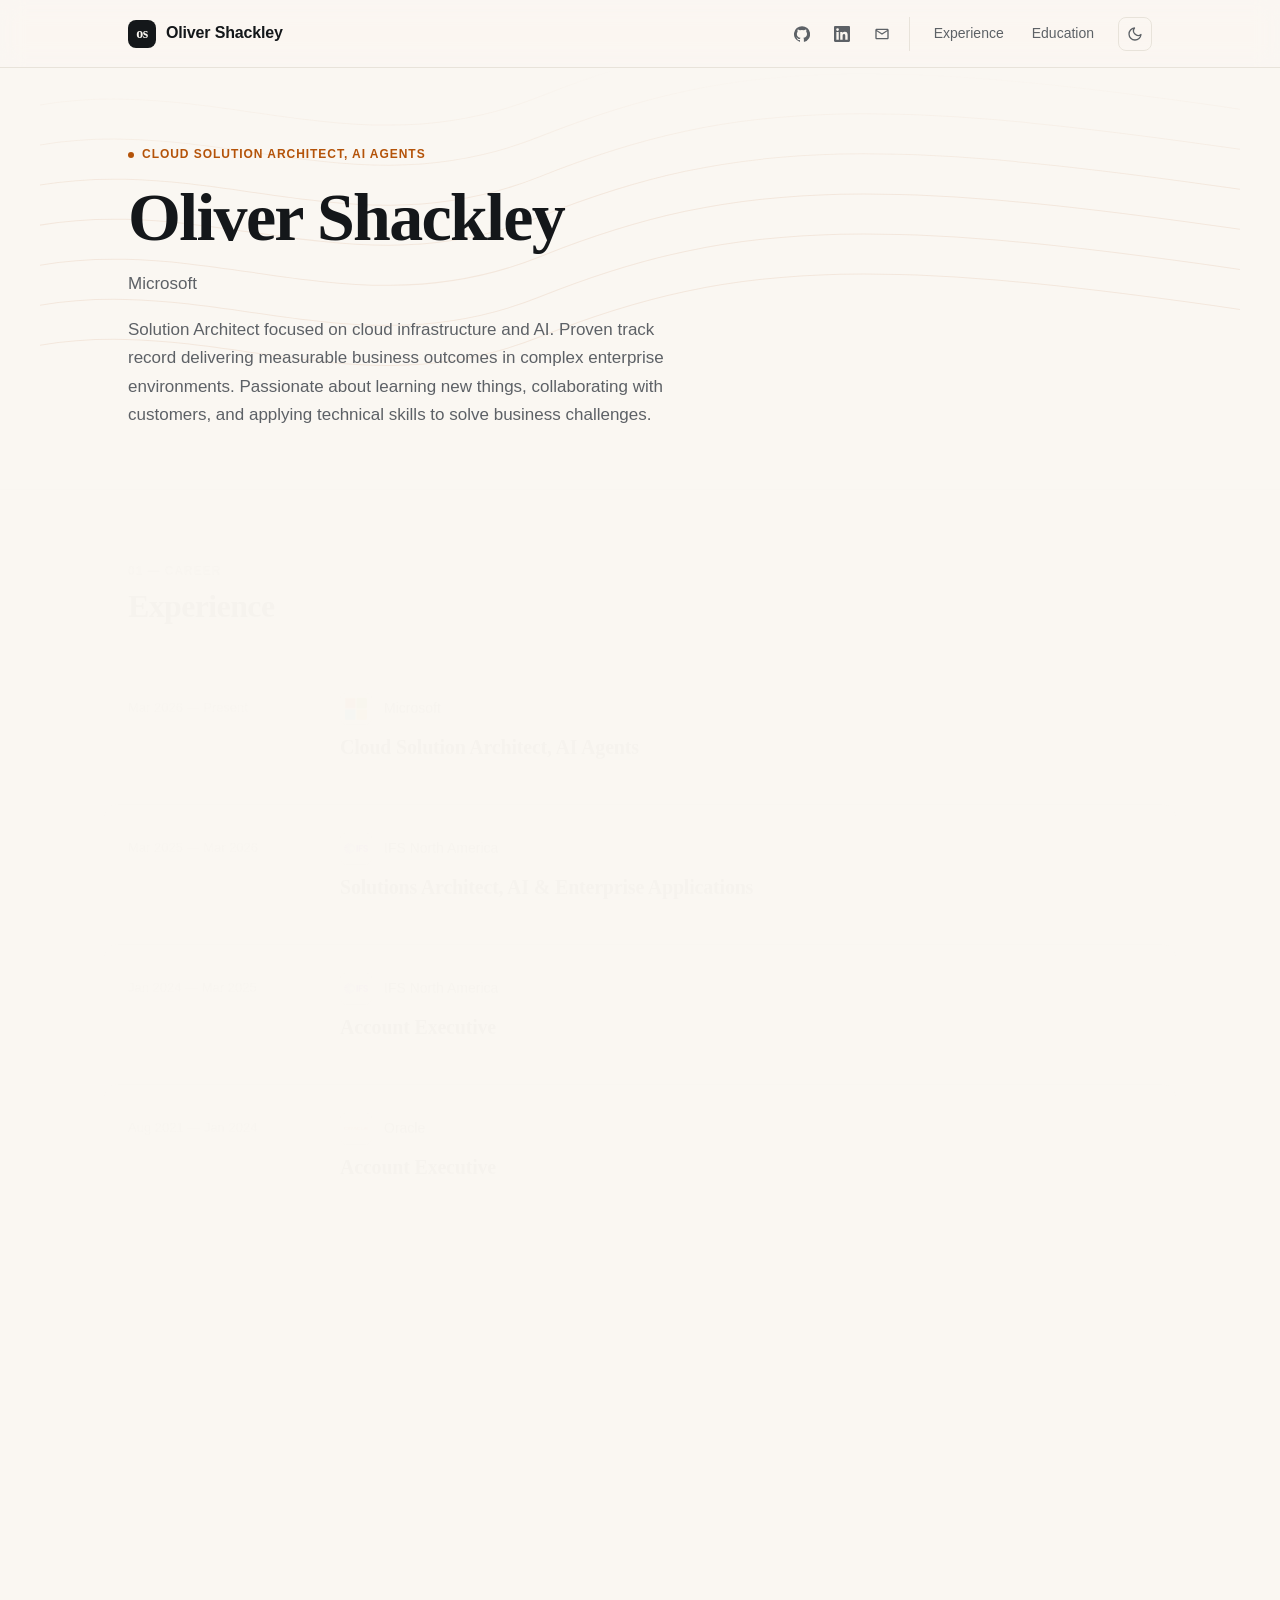
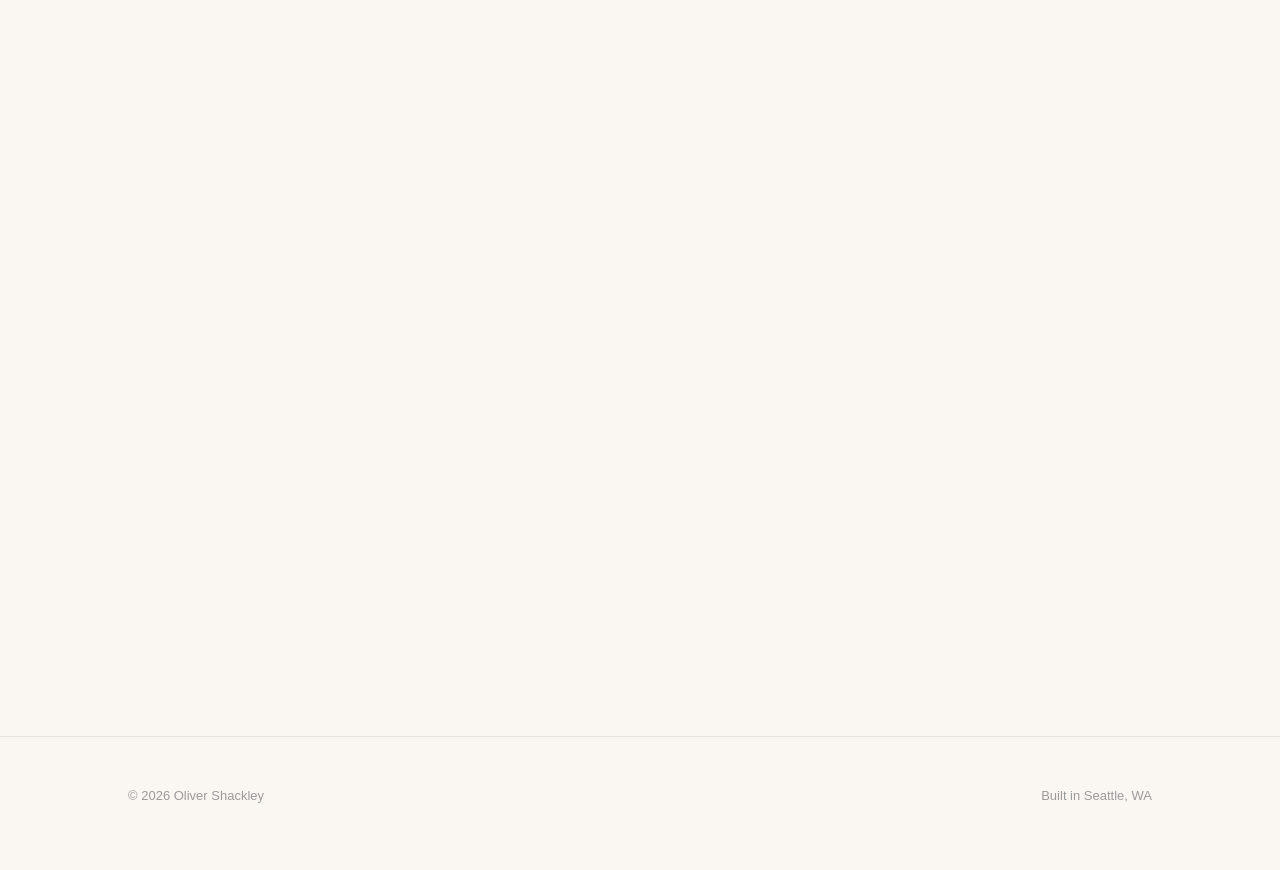
<file: index.html>
<!DOCTYPE html>
<html lang="en">
<head>
    <meta charset="UTF-8">
    <meta name="viewport" content="width=device-width, initial-scale=1.0">
    <meta http-equiv="refresh" content="0; url=resume.html">
    <title>Oliver Shackley</title>
</head>
<body>
    <p>Redirecting... <a href="resume.html">Click here if not redirected.</a></p>
</body>
</html>
</file>
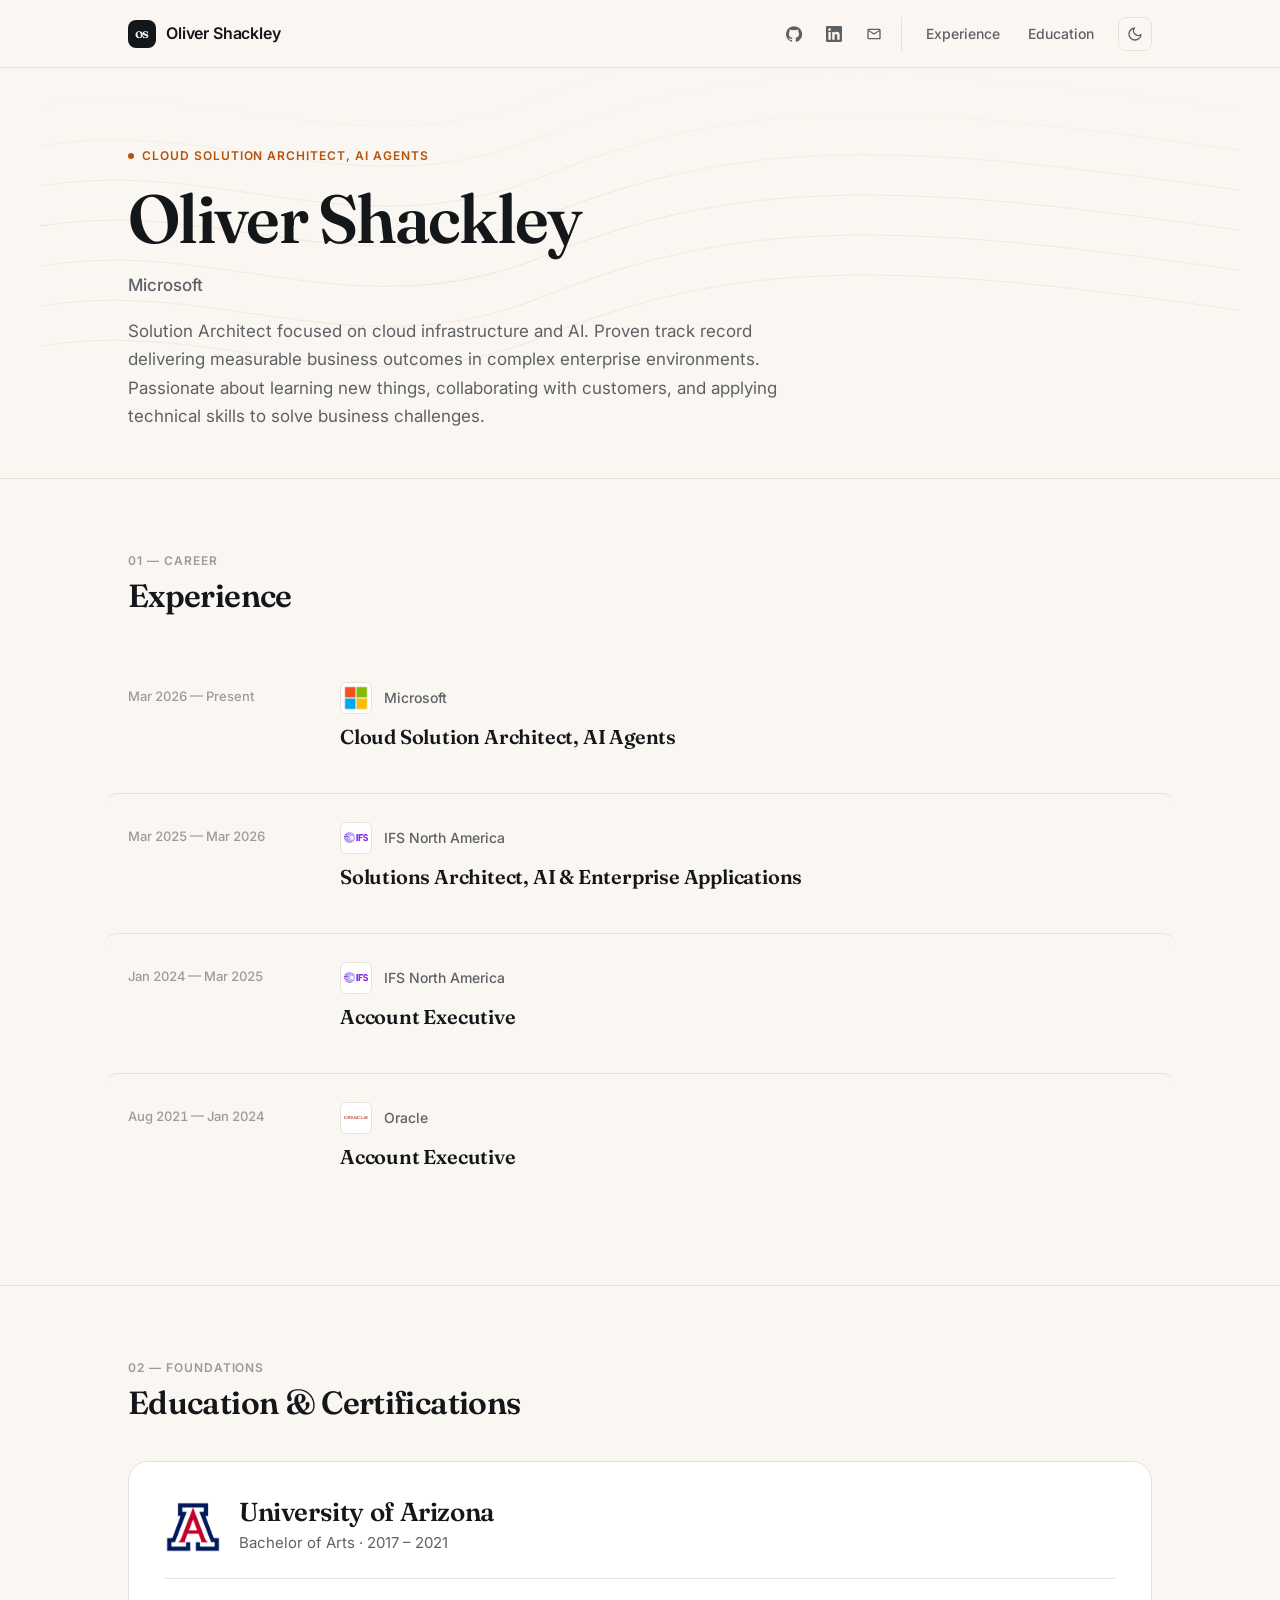
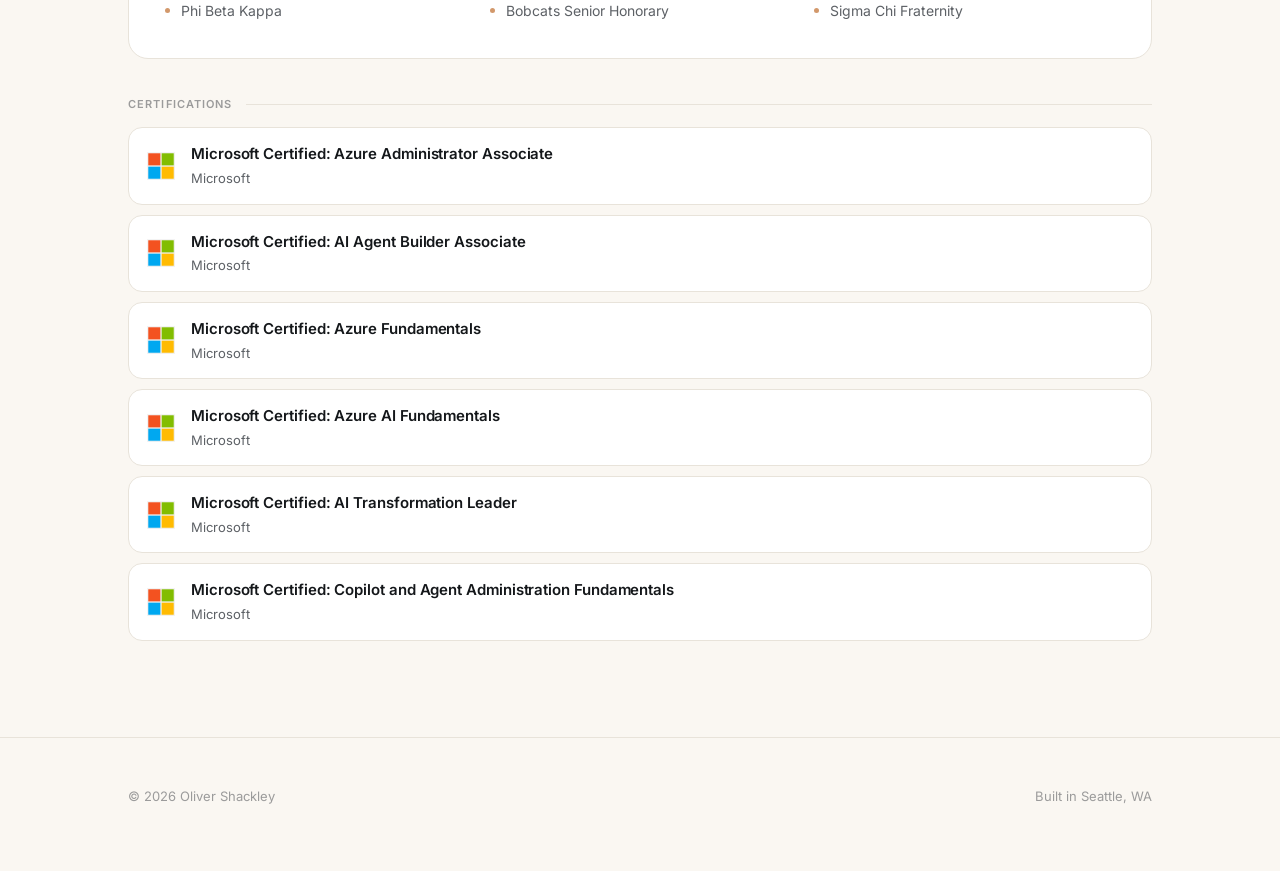
<file: resume.html>
<!DOCTYPE html>
<html lang="en">
<head>
    <meta charset="UTF-8">
    <meta name="viewport" content="width=device-width, initial-scale=1.0">
    <title>Oliver Shackley — Cloud Solution Architect, AI Agents</title>
    <link rel="stylesheet" href="style.css">
    <link rel="preconnect" href="https://fonts.googleapis.com">
    <link rel="preconnect" href="https://fonts.gstatic.com" crossorigin>
    <link href="https://fonts.googleapis.com/css2?family=Inter:wght@400;500;600;700;800&family=Fraunces:opsz,wght@9..144,500;9..144,600&family=JetBrains+Mono:wght@400;500&display=swap" rel="stylesheet">
</head>
<body>

    <nav class="nav">
        <div class="nav-inner">
            <a href="#top" class="brand">
                <span class="brand-mark">os</span>
                <span>Oliver Shackley</span>
            </a>
            <div class="nav-links">
                <div class="social-row">
                    <a href="https://github.com/olivershackley1999" target="_blank" rel="noopener noreferrer" aria-label="GitHub" title="GitHub">
                        <svg viewBox="0 0 24 24"><path d="M12 .3a12 12 0 0 0-3.8 23.4c.6.1.8-.3.8-.6v-2c-3.3.7-4-1.6-4-1.6-.5-1.4-1.3-1.7-1.3-1.7-1.1-.7.1-.7.1-.7 1.2.1 1.8 1.2 1.8 1.2 1 1.8 2.8 1.3 3.5 1 .1-.8.4-1.3.7-1.6-2.7-.3-5.5-1.3-5.5-6 0-1.3.5-2.4 1.2-3.2-.1-.3-.5-1.5.1-3.2 0 0 1-.3 3.3 1.2a11.5 11.5 0 0 1 6 0c2.3-1.5 3.3-1.2 3.3-1.2.7 1.7.2 2.9.1 3.2.8.8 1.2 1.9 1.2 3.2 0 4.6-2.8 5.7-5.5 6 .4.4.8 1.1.8 2.2v3.3c0 .3.2.7.8.6A12 12 0 0 0 12 .3"/></svg>
                    </a>
                    <a href="https://linkedin.com/in/olivershackley" target="_blank" rel="noopener noreferrer" aria-label="LinkedIn" title="LinkedIn">
                        <svg viewBox="0 0 24 24"><path d="M20.45 20.45h-3.55v-5.57c0-1.33-.03-3.04-1.85-3.04-1.86 0-2.14 1.45-2.14 2.95v5.66H9.36V9h3.41v1.56h.05a3.74 3.74 0 0 1 3.37-1.85c3.6 0 4.27 2.37 4.27 5.45v6.29zM5.34 7.43a2.06 2.06 0 1 1 0-4.12 2.06 2.06 0 0 1 0 4.12zm1.78 13.02H3.56V9h3.56v11.45zM22.22 0H1.77C.79 0 0 .77 0 1.72v20.56C0 23.23.79 24 1.77 24h20.45c.98 0 1.78-.77 1.78-1.72V1.72C24 .77 23.2 0 22.22 0z"/></svg>
                    </a>
                    <a href="mailto:oliver_shackley@outlook.com" aria-label="Email" title="Email">
                        <svg viewBox="0 0 24 24"><path d="M22 6c0-1.1-.9-2-2-2H4c-1.1 0-2 .9-2 2v12c0 1.1.9 2 2 2h16c1.1 0 2-.9 2-2V6zm-2 0l-8 5L4 6h16zm0 12H4V8l8 5 8-5v10z"/></svg>
                    </a>
                </div>
                <a href="#experience" class="nav-link scroll-link">Experience</a>
                <a href="#education" class="nav-link scroll-link">Education</a>
                <button class="theme-toggle" id="theme-toggle" aria-label="Toggle theme">
                    <svg id="icon-moon" viewBox="0 0 24 24" fill="none" stroke="currentColor" stroke-width="2" stroke-linecap="round" stroke-linejoin="round"><path d="M21 12.79A9 9 0 1 1 11.21 3 7 7 0 0 0 21 12.79z"/></svg>
                    <svg id="icon-sun" style="display:none" viewBox="0 0 24 24" fill="none" stroke="currentColor" stroke-width="2" stroke-linecap="round" stroke-linejoin="round"><circle cx="12" cy="12" r="4"/><path d="M12 2v2M12 20v2M4.93 4.93l1.41 1.41M17.66 17.66l1.41 1.41M2 12h2M20 12h2M4.93 19.07l1.41-1.41M17.66 6.34l1.41-1.41"/></svg>
                </button>
            </div>
        </div>
    </nav>

    <main id="top">

        <section class="hero">
            <div class="hero-bg" aria-hidden="true"></div>
            <div class="container">
                <div class="hero-grid hero-grid-solo">
                    <div>
                        <div class="eyebrow">Cloud Solution Architect, AI Agents</div>
                        <h1>Oliver Shackley</h1>
                        <p class="role">Microsoft</p>
                        <p class="bio">Solution Architect focused on cloud infrastructure and AI. Proven track record delivering measurable business outcomes in complex enterprise environments. Passionate about learning new things, collaborating with customers, and applying technical skills to solve business challenges.</p>
                    </div>
                </div>
            </div>
        </section>

        <section class="section fade-in-element" id="experience">
            <div class="container">
                <div class="section-header">
                    <div>
                        <div class="section-eyebrow">01 — Career</div>
                        <h2 class="section-title">Experience</h2>
                    </div>
                </div>

                <div class="experience-list">
                    <article class="experience-item">
                        <div class="exp-period">Mar 2026 — Present</div>
                        <div class="exp-body">
                            <div class="exp-company-row">
                                <img class="exp-logo" src="assets/images/logos/Microsoft_logo.png" alt="Microsoft">
                                <span class="exp-company">Microsoft</span>
                            </div>
                            <h3 class="exp-role">Cloud Solution Architect, AI Agents</h3>
                        </div>
                    </article>

                    <article class="experience-item">
                        <div class="exp-period">Mar 2025 — Mar 2026</div>
                        <div class="exp-body">
                            <div class="exp-company-row">
                                <img class="exp-logo" src="assets/images/logos/IFS_logo_2021.png" alt="IFS">
                                <span class="exp-company">IFS North America</span>
                            </div>
                            <h3 class="exp-role">Solutions Architect, AI &amp; Enterprise Applications</h3>
                        </div>
                    </article>

                    <article class="experience-item">
                        <div class="exp-period">Jan 2024 — Mar 2025</div>
                        <div class="exp-body">
                            <div class="exp-company-row">
                                <img class="exp-logo" src="assets/images/logos/IFS_logo_2021.png" alt="IFS">
                                <span class="exp-company">IFS North America</span>
                            </div>
                            <h3 class="exp-role">Account Executive</h3>
                        </div>
                    </article>

                    <article class="experience-item">
                        <div class="exp-period">Aug 2021 — Jan 2024</div>
                        <div class="exp-body">
                            <div class="exp-company-row">
                                <img class="exp-logo" src="assets/images/logos/Oracle_logo.svg.png" alt="Oracle">
                                <span class="exp-company">Oracle</span>
                            </div>
                            <h3 class="exp-role">Account Executive</h3>
                        </div>
                    </article>
                </div>
            </div>
        </section>

        <section class="section fade-in-element" id="education">
            <div class="container">
                <div class="section-header">
                    <div>
                        <div class="section-eyebrow">02 — Foundations</div>
                        <h2 class="section-title">Education &amp; Certifications</h2>
                    </div>
                </div>

                <div class="edu-stack">
                    <div class="edu-primary">
                        <div class="edu-primary-header">
                            <img src="assets/images/Arizona_Wildcats_logo.svg.png" alt="University of Arizona">
                            <div>
                                <div class="edu-name">University of Arizona</div>
                                <div class="edu-degree">Bachelor of Arts · 2017 – 2021</div>
                            </div>
                        </div>
                        <ul class="edu-list">
                            <li>Phi Beta Kappa</li>
                            <li>Bobcats Senior Honorary</li>
                            <li>Sigma Chi Fraternity</li>
                        </ul>
                    </div>

                    <div>
                        <div class="edu-secondary-label">Certifications</div>
                        <div class="cert-list">
                            <div class="cert-item">
                                <img src="assets/images/logos/Microsoft_logo.png" alt="Microsoft">
                                <div class="cert-item-text">
                                    <div class="cert-item-name">Microsoft Certified: Azure Administrator Associate</div>
                                    <div class="cert-item-issuer">Microsoft</div>
                                </div>
                            </div>
                            <div class="cert-item">
                                <img src="assets/images/logos/Microsoft_logo.png" alt="Microsoft">
                                <div class="cert-item-text">
                                    <div class="cert-item-name">Microsoft Certified: AI Agent Builder Associate</div>
                                    <div class="cert-item-issuer">Microsoft</div>
                                </div>
                            </div>
                            <div class="cert-item">
                                <img src="assets/images/logos/Microsoft_logo.png" alt="Microsoft">
                                <div class="cert-item-text">
                                    <div class="cert-item-name">Microsoft Certified: Azure Fundamentals</div>
                                    <div class="cert-item-issuer">Microsoft</div>
                                </div>
                            </div>
                            <div class="cert-item">
                                <img src="assets/images/logos/Microsoft_logo.png" alt="Microsoft">
                                <div class="cert-item-text">
                                    <div class="cert-item-name">Microsoft Certified: Azure AI Fundamentals</div>
                                    <div class="cert-item-issuer">Microsoft</div>
                                </div>
                            </div>
                            <div class="cert-item">
                                <img src="assets/images/logos/Microsoft_logo.png" alt="Microsoft">
                                <div class="cert-item-text">
                                    <div class="cert-item-name">Microsoft Certified: AI Transformation Leader</div>
                                    <div class="cert-item-issuer">Microsoft</div>
                                </div>
                            </div>
                            <div class="cert-item">
                                <img src="assets/images/logos/Microsoft_logo.png" alt="Microsoft">
                                <div class="cert-item-text">
                                    <div class="cert-item-name">Microsoft Certified: Copilot and Agent Administration Fundamentals</div>
                                    <div class="cert-item-issuer">Microsoft</div>
                                </div>
                            </div>
                        </div>
                    </div>
                </div>
            </div>
        </section>

    </main>

    <footer class="site-footer">
        <div class="container">
            <div class="footer-inner">
                <div>© 2026 Oliver Shackley</div>
                <div>Built in Seattle, WA</div>
            </div>
        </div>
    </footer>

    <script src="app.js"></script>
</body>
</html>
</file>
<file: style.css>
/* ==========================================================================
   Design tokens
   ========================================================================== */
:root {
    --bg: #faf7f2;
    --surface: #ffffff;
    --surface-2: #f3eee5;
    --text: #14171a;
    --text-muted: #5d6166;
    --text-subtle: #9b9b9b;
    --border: #e8e3da;
    --border-strong: #d6cfc1;
    --accent: #b45309;
    --accent-soft: #fef3c7;
    --hover-bg: #f3eee5;
    --shadow-sm: 0 1px 2px rgba(20, 23, 26, 0.04);
    --shadow-md: 0 8px 24px -12px rgba(20, 23, 26, 0.12);
    --radius-sm: 8px;
    --radius-md: 14px;
    --radius-lg: 20px;
    --font-sans: 'Inter', -apple-system, BlinkMacSystemFont, 'Segoe UI', sans-serif;
    --font-display: 'Fraunces', Georgia, serif;
    --font-mono: 'JetBrains Mono', ui-monospace, SFMono-Regular, Menlo, monospace;
    --max-w: 1080px;
    --article-w: 720px;
}

body.dark-mode {
    --bg: #0e0f11;
    --surface: #16181a;
    --surface-2: #1c1e21;
    --text: #ededed;
    --text-muted: #a3a3a3;
    --text-subtle: #6b6b6b;
    --border: #26282b;
    --border-strong: #3a3d40;
    --accent: #f59e0b;
    --accent-soft: #2a1f0a;
    --hover-bg: #1c1e21;
    --shadow-sm: 0 1px 2px rgba(0, 0, 0, 0.3);
    --shadow-md: 0 8px 24px -12px rgba(0, 0, 0, 0.6);
}

/* ==========================================================================
   Base
   ========================================================================== */
* { margin: 0; padding: 0; box-sizing: border-box; }
html { scroll-behavior: smooth; }
body {
    font-family: var(--font-sans);
    background: var(--bg);
    color: var(--text);
    line-height: 1.65;
    font-size: 16px;
    -webkit-font-smoothing: antialiased;
    -moz-osx-font-smoothing: grayscale;
    transition: background-color 0.25s ease, color 0.25s ease;
}
a { color: inherit; text-decoration: none; }

.fade-in-element {
    opacity: 0;
    transform: translateY(12px);
    transition: opacity 0.5s ease, transform 0.5s ease;
}
.fade-in-element.fade-in-visible {
    opacity: 1;
    transform: translateY(0);
}

/* ==========================================================================
   Nav
   ========================================================================== */
.nav {
    position: sticky;
    top: 0;
    z-index: 50;
    backdrop-filter: saturate(180%) blur(12px);
    -webkit-backdrop-filter: saturate(180%) blur(12px);
    background: color-mix(in srgb, var(--bg) 78%, transparent);
    border-bottom: 1px solid var(--border);
}
.nav-inner {
    max-width: var(--max-w);
    margin: 0 auto;
    padding: 14px 28px;
    display: flex;
    align-items: center;
    justify-content: space-between;
    gap: 24px;
}
.brand {
    display: flex;
    align-items: center;
    gap: 10px;
    font-weight: 600;
    letter-spacing: -0.01em;
}
.brand-mark {
    width: 28px; height: 28px;
    border-radius: 8px;
    background: var(--text);
    color: var(--bg);
    display: grid;
    place-items: center;
    font-family: var(--font-display);
    font-weight: 600;
    font-size: 14px;
    letter-spacing: -0.04em;
}
.nav-links {
    display: flex;
    align-items: center;
    gap: 4px;
}
.nav-links .social-row {
    margin-left: 0;
    margin-right: 8px;
    padding-right: 10px;
    border-right: 1px solid var(--border);
}
.nav-links .social-row a { width: 34px; height: 34px; }
.nav-link {
    padding: 8px 12px;
    font-size: 14px;
    font-weight: 500;
    color: var(--text-muted);
    border-radius: var(--radius-sm);
    transition: color 0.15s ease, background-color 0.15s ease;
}
.nav-link:hover { color: var(--text); background: var(--hover-bg); }
.nav-link.active { color: var(--text); }
.theme-toggle {
    background: none;
    border: 1px solid var(--border);
    color: var(--text-muted);
    width: 34px; height: 34px;
    border-radius: var(--radius-sm);
    cursor: pointer;
    display: grid;
    place-items: center;
    transition: color 0.15s ease, border-color 0.15s ease;
    margin-left: 8px;
}
.theme-toggle:hover { color: var(--text); border-color: var(--border-strong); }
.theme-toggle svg { width: 16px; height: 16px; }

/* ==========================================================================
   Layout
   ========================================================================== */
.container {
    max-width: var(--max-w);
    margin: 0 auto;
    padding: 0 28px;
}
.article-wrap {
    max-width: var(--article-w);
    margin: 0 auto;
}

/* ==========================================================================
   Buttons + small UI
   ========================================================================== */
.eyebrow {
    display: inline-flex;
    align-items: center;
    gap: 8px;
    font-size: 12px;
    font-weight: 600;
    letter-spacing: 0.08em;
    text-transform: uppercase;
    color: var(--accent);
    margin-bottom: 18px;
}
.eyebrow::before {
    content: "";
    display: inline-block;
    width: 6px; height: 6px;
    border-radius: 50%;
    background: var(--accent);
}
.section-eyebrow {
    font-size: 12px;
    font-weight: 600;
    letter-spacing: 0.08em;
    text-transform: uppercase;
    color: var(--text-subtle);
}

/* ==========================================================================
   Resume hero
   ========================================================================== */
.hero {
    position: relative;
    padding: 72px 0 48px;
    overflow: hidden;
}
.hero-bg {
    position: absolute;
    inset: 0;
    pointer-events: none;
    z-index: 0;
    background-image: url("data:image/svg+xml;utf8,<svg xmlns='http://www.w3.org/2000/svg' viewBox='0 0 1200 600' fill='none' stroke='%23b45309' stroke-opacity='0.09' stroke-width='1'><path d='M-50 480 C 150 420 300 540 500 460 S 850 380 1250 440'/><path d='M-50 440 C 150 380 300 500 500 420 S 850 340 1250 400'/><path d='M-50 400 C 150 340 300 460 500 380 S 850 300 1250 360'/><path d='M-50 360 C 150 300 300 420 500 340 S 850 260 1250 320'/><path d='M-50 320 C 150 260 300 380 500 300 S 850 220 1250 280'/><path d='M-50 280 C 150 220 300 340 500 260 S 850 180 1250 240'/><path d='M-50 240 C 150 180 300 300 500 220 S 850 140 1250 200'/></svg>");
    background-size: 1200px auto;
    background-position: center bottom;
    background-repeat: no-repeat;
    mask-image: linear-gradient(to bottom, transparent 0%, black 30%, black 100%);
    -webkit-mask-image: linear-gradient(to bottom, transparent 0%, black 30%, black 100%);
}
.hero-grid {
    position: relative;
    z-index: 1;
    display: grid;
    grid-template-columns: 1fr 320px;
    gap: 56px;
    align-items: start;
}
.hero-grid-solo { grid-template-columns: 1fr; }
.hero h1 {
    font-family: var(--font-display);
    font-weight: 600;
    font-size: clamp(40px, 6vw, 68px);
    line-height: 1.02;
    letter-spacing: -0.025em;
    margin-bottom: 18px;
}
.hero .role {
    font-size: 17px;
    color: var(--text-muted);
    margin-bottom: 18px;
    font-weight: 500;
}
.hero .role strong { color: var(--text); font-weight: 600; }
.hero .bio {
    font-size: 17px;
    color: var(--text-muted);
    max-width: 60ch;
}
.social-row {
    display: flex;
    gap: 6px;
}
.social-row a {
    width: 36px; height: 36px;
    display: grid;
    place-items: center;
    color: var(--text-muted);
    border-radius: var(--radius-sm);
    transition: color 0.15s ease, background 0.15s ease;
}
.social-row a:hover { color: var(--text); background: var(--hover-bg); }
.social-row svg { width: 16px; height: 16px; fill: currentColor; }

/* ==========================================================================
   Resume sections
   ========================================================================== */
section.section {
    padding: 72px 0;
    border-top: 1px solid var(--border);
}
.section-header {
    display: flex;
    align-items: baseline;
    justify-content: space-between;
    margin-bottom: 40px;
    gap: 24px;
}
.section-title {
    font-family: var(--font-display);
    font-weight: 600;
    font-size: 32px;
    letter-spacing: -0.02em;
    line-height: 1.1;
    margin-top: 8px;
}

.experience-list { display: flex; flex-direction: column; }
.experience-item {
    position: relative;
    display: grid;
    grid-template-columns: 180px 1fr;
    gap: 32px;
    padding: 28px 24px;
    margin: 0 -24px;
    border-radius: var(--radius-md);
    transition: background-color 0.2s ease;
}
.experience-item:hover { background: var(--hover-bg); }
.experience-item + .experience-item { border-top: 1px solid var(--border); }
.experience-item:hover + .experience-item,
.experience-item:hover { border-top-color: transparent; }
.exp-period {
    font-size: 13px;
    color: var(--text-subtle);
    font-variant-numeric: tabular-nums;
    font-weight: 500;
    padding-top: 4px;
}
.exp-body { min-width: 0; }
.exp-company-row {
    display: flex;
    align-items: center;
    gap: 12px;
    margin-bottom: 6px;
}
.exp-logo {
    width: 32px; height: 32px;
    border-radius: 6px;
    object-fit: contain;
    background: var(--surface);
    border: 1px solid var(--border);
    padding: 3px;
}
body.dark-mode .exp-logo { background: #fff; }
.exp-company { font-size: 14px; color: var(--text-muted); font-weight: 500; }
.exp-role {
    font-family: var(--font-display);
    font-weight: 600;
    font-size: 20px;
    letter-spacing: -0.01em;
    margin-bottom: 12px;
    color: var(--text);
}
.exp-prose {
    font-size: 15px;
    color: var(--text-muted);
    line-height: 1.7;
    max-width: 62ch;
}
.exp-current-pill {
    display: inline-block;
    margin-top: 6px;
    padding: 3px 10px;
    font-size: 12px;
    font-weight: 500;
    color: var(--accent);
    background: var(--accent-soft);
    border-radius: 999px;
}

.edu-stack {
    display: flex;
    flex-direction: column;
    gap: 36px;
}
.edu-primary {
    background: var(--surface);
    border: 1px solid var(--border);
    border-radius: var(--radius-lg);
    padding: 36px;
    transition: border-color 0.15s ease;
}
.edu-primary:hover { border-color: var(--border-strong); }
.edu-primary-header {
    display: flex;
    align-items: center;
    gap: 18px;
    margin-bottom: 20px;
    padding-bottom: 22px;
    border-bottom: 1px solid var(--border);
}
.edu-primary-header img {
    width: 56px; height: 56px;
    object-fit: contain;
}
.edu-name {
    font-family: var(--font-display);
    font-size: 26px;
    font-weight: 600;
    letter-spacing: -0.015em;
    line-height: 1.15;
    margin-bottom: 4px;
}
.edu-degree { font-size: 15px; color: var(--text-muted); }
.edu-list {
    list-style: none;
    display: grid;
    grid-template-columns: repeat(3, 1fr);
    gap: 10px 24px;
}
.edu-list li {
    font-size: 14px;
    color: var(--text-muted);
    position: relative;
    padding-left: 16px;
}
.edu-list li::before {
    content: "";
    position: absolute;
    left: 0; top: 9px;
    width: 5px; height: 5px;
    border-radius: 50%;
    background: var(--accent);
    opacity: 0.6;
}
.edu-secondary-label {
    font-size: 11px;
    font-weight: 600;
    text-transform: uppercase;
    letter-spacing: 0.1em;
    color: var(--text-subtle);
    margin-bottom: 14px;
    display: flex;
    align-items: center;
    gap: 14px;
}
.edu-secondary-label::after {
    content: "";
    flex: 1;
    height: 1px;
    background: var(--border);
}
.cert-list { display: flex; flex-direction: column; gap: 10px; }
.cert-item {
    display: flex;
    align-items: center;
    gap: 16px;
    padding: 14px 18px;
    background: var(--surface);
    border: 1px solid var(--border);
    border-radius: var(--radius-md);
    transition: border-color 0.15s ease;
}
.cert-item:hover { border-color: var(--border-strong); }
.cert-item img { width: 28px; height: 28px; object-fit: contain; flex-shrink: 0; }
.cert-item-text {
    display: flex;
    flex-direction: column;
    gap: 1px;
    min-width: 0;
    flex: 1;
}
.cert-item-name { font-size: 15px; font-weight: 600; letter-spacing: -0.005em; }
.cert-item-issuer { font-size: 13px; color: var(--text-muted); }

/* ==========================================================================
   Site footer
   ========================================================================== */
footer.site-footer {
    padding: 48px 0 64px;
    border-top: 1px solid var(--border);
    margin-top: 24px;
}
.footer-inner {
    display: flex;
    align-items: center;
    justify-content: space-between;
    gap: 24px;
    flex-wrap: wrap;
    font-size: 13px;
    color: var(--text-subtle);
}

/* ==========================================================================
   Responsive
   ========================================================================== */
@media (max-width: 820px) {
    .hero-grid { grid-template-columns: 1fr; gap: 40px; }
    .experience-item { grid-template-columns: 1fr; gap: 14px; }
    .exp-period { padding-top: 0; }
    .edu-list { grid-template-columns: 1fr; }
    .edu-primary { padding: 24px; }
    .edu-primary-header { gap: 14px; }
    .edu-primary-header img { width: 44px; height: 44px; }
    .edu-name { font-size: 22px; }
    .nav-link { padding: 8px 10px; font-size: 13px; }
    .inference-results { grid-template-columns: 1fr; }
}
@media (max-width: 720px) {
    .article-header h1 { font-size: 30px; }
    .kicker { font-size: 16px; }
    .article-body { font-size: 16px; }
    .article-body h2 { font-size: 22px; margin-top: 36px; }
}
</file>
